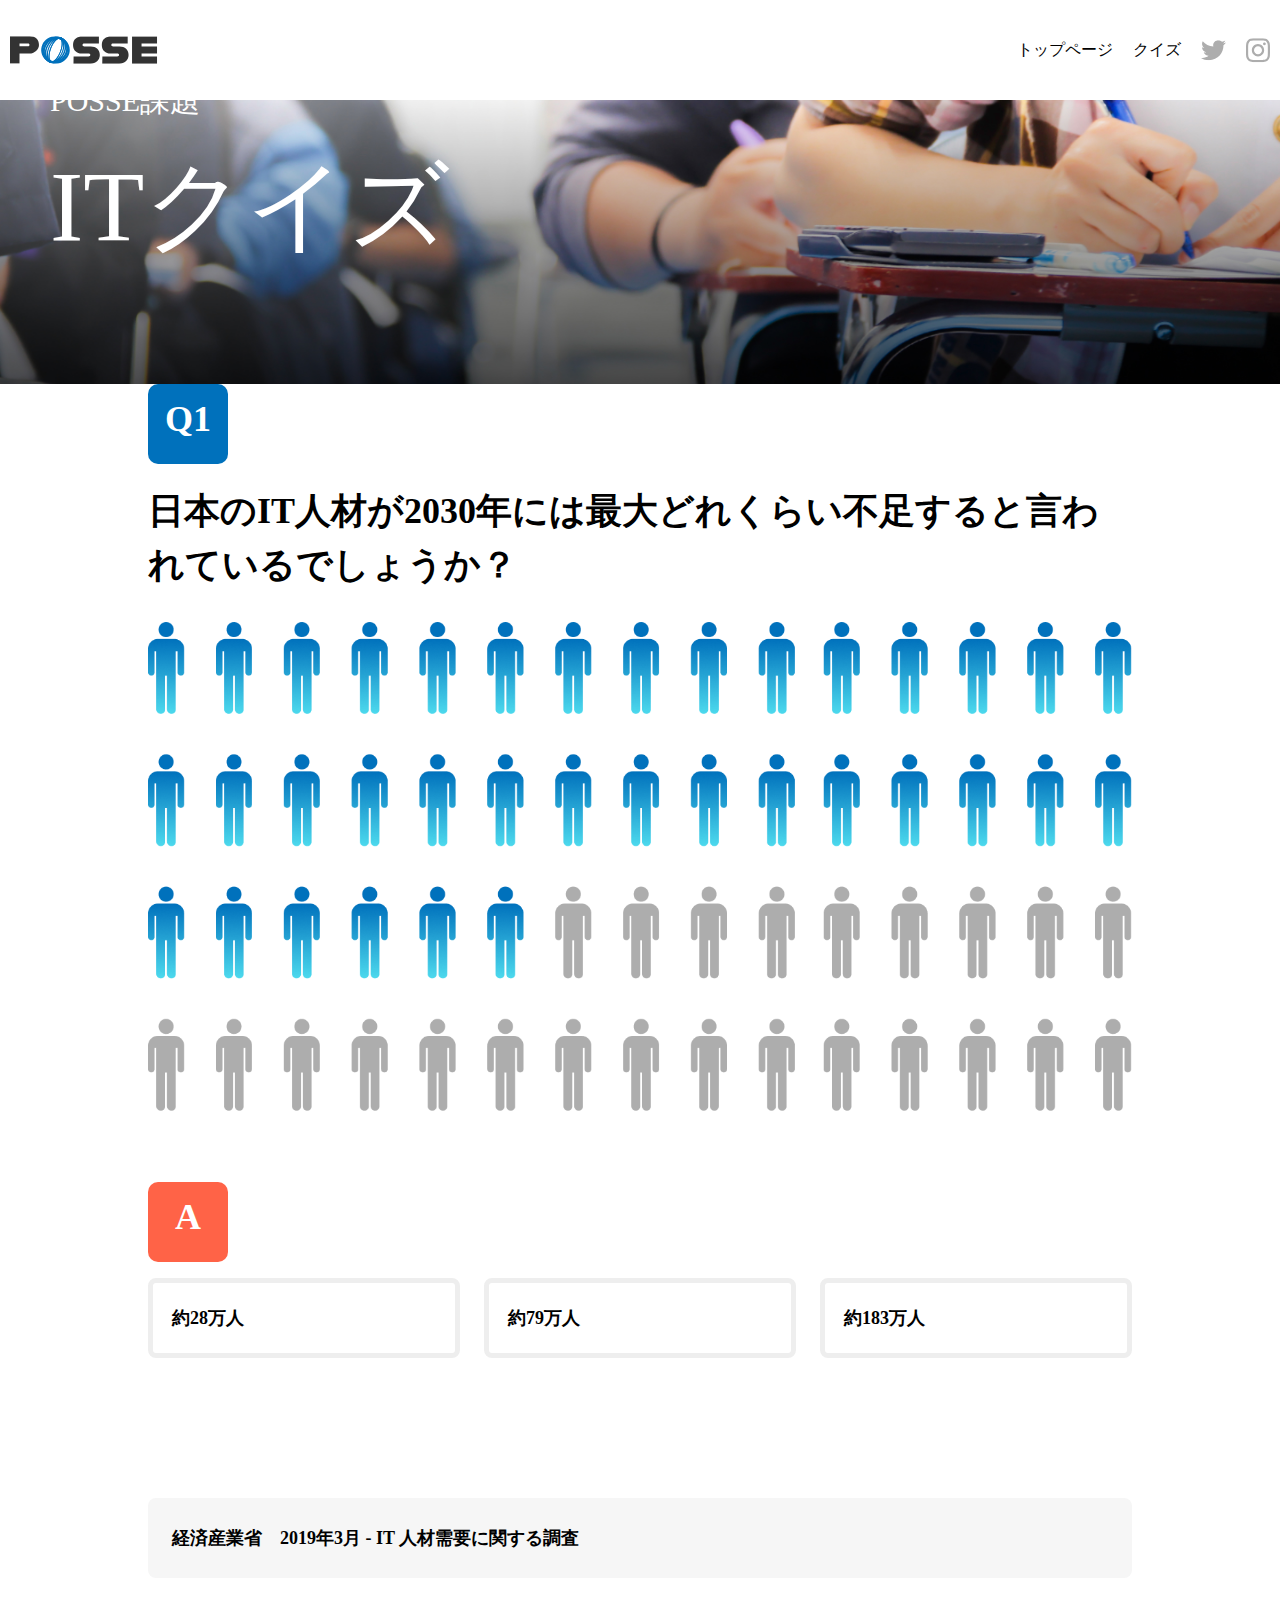
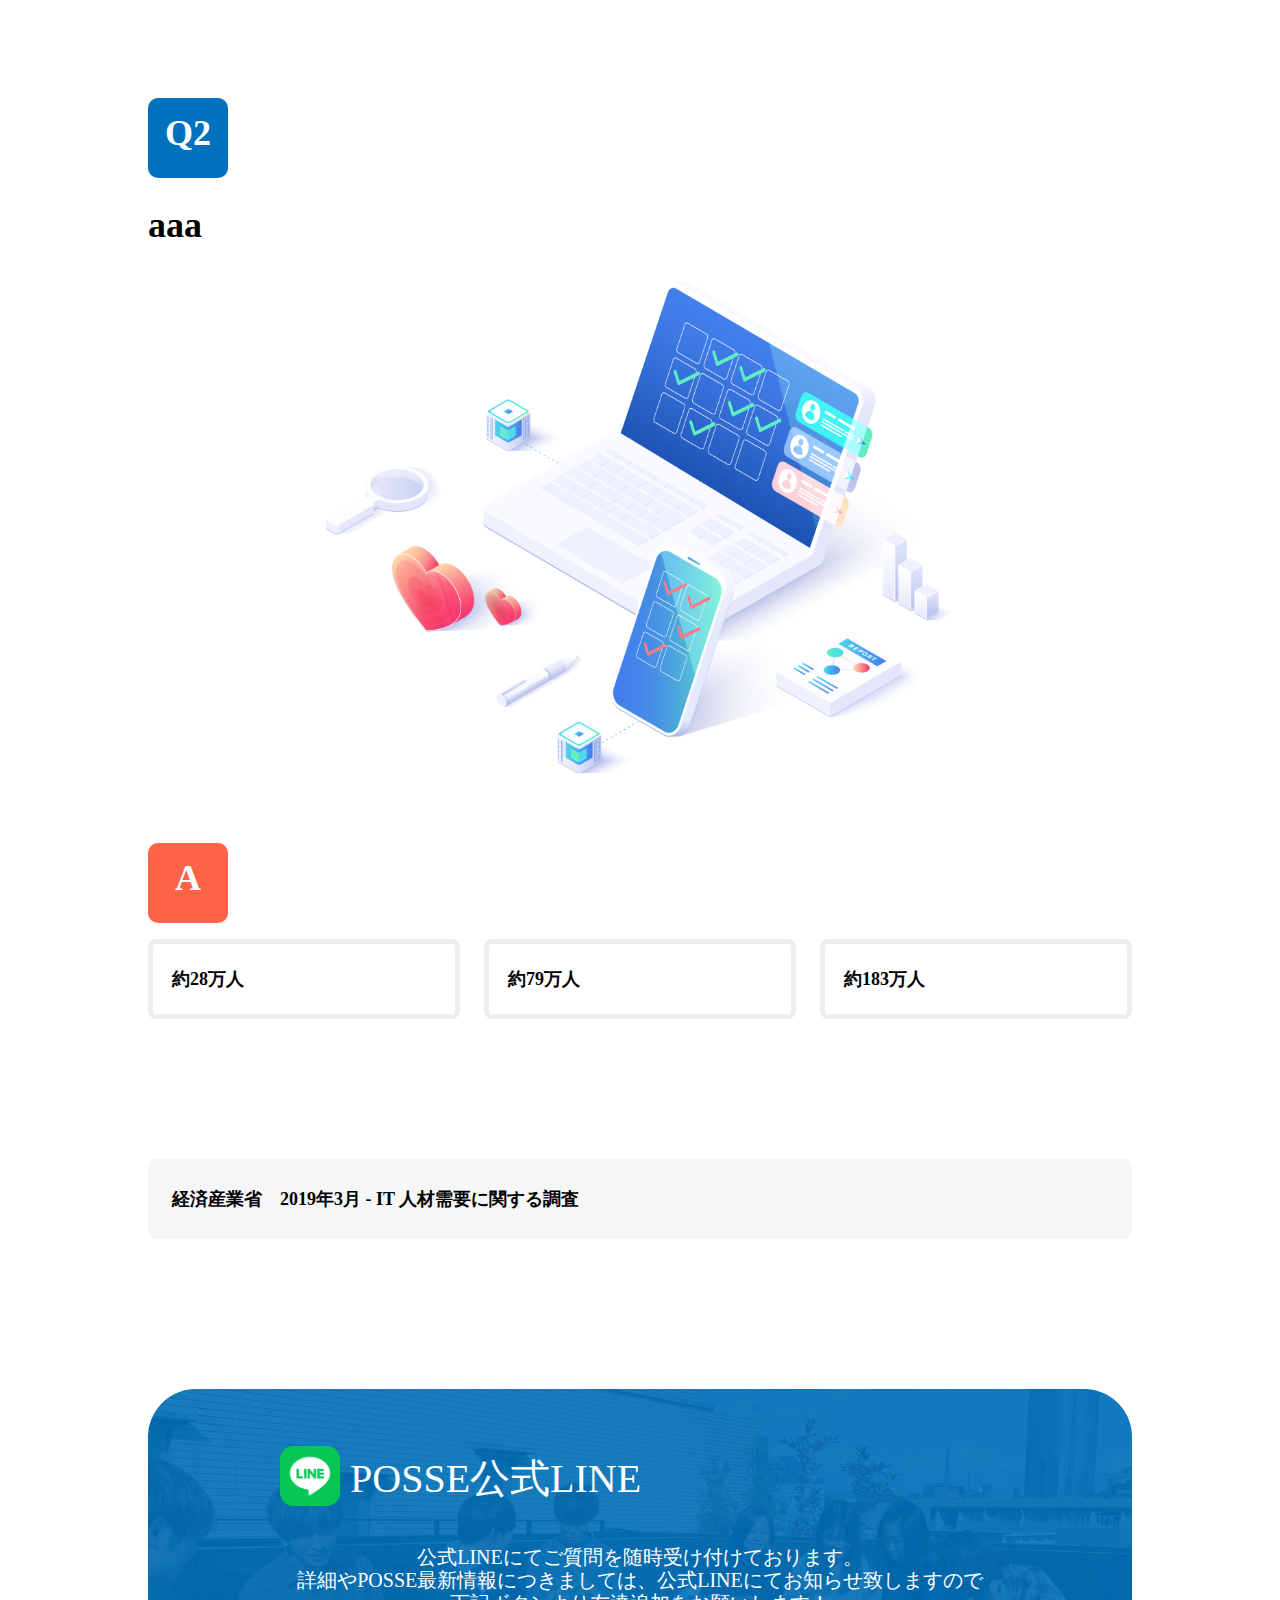
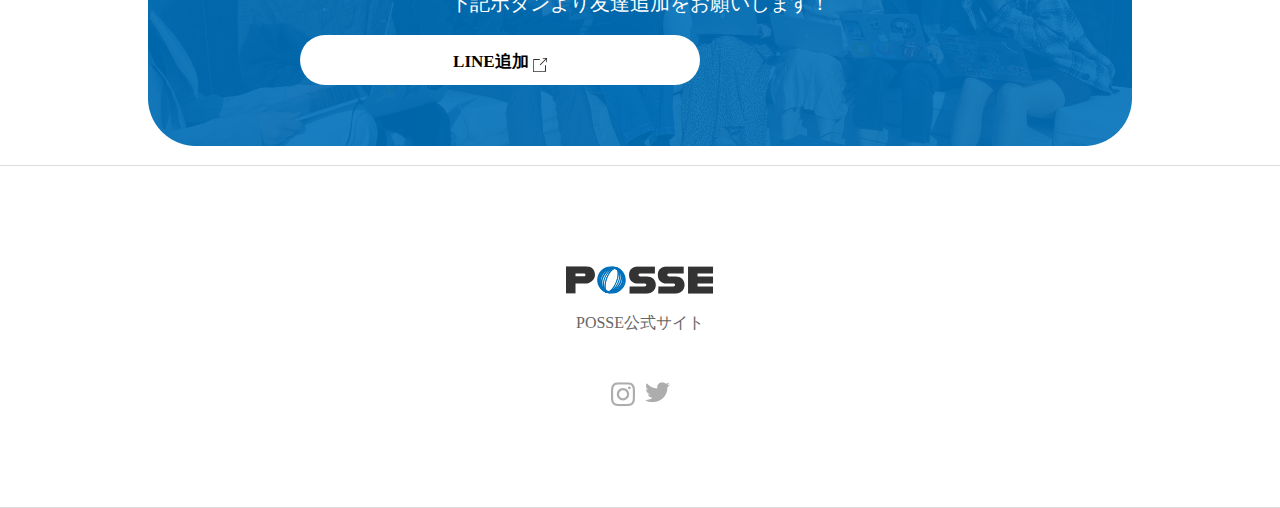
<file: quiz.html>
<!DOCTYPE html>
<html lang="ja">

<head>
  <meta charset="UTF-8">
  <meta http-equiv="X-UA-Compatible" content="IE=edge">
  <meta name="viewport" content="width=device-width, initial-scale=1.0">
  <link rel="stylesheet" href="reset.css">
  <link rel="stylesheet" href="style.css">
  <title>Document</title>
</head>

<body>
  <header>
    <div class="header-logo">
      <img src="./assets-ph1-website-main/img/logo.svg" alt="logo">
    </div>
    <ul class="header-link-box">
      <li><a href="toppage.html">トップページ</a></li>
      <li><a href="quiz.html"></a>クイズ</li>
      <li class="header-link-icon-box">
        <img src="./assets-ph1-website-main/img/icon/icon-twitter.svg" alt="">
        <img src="./assets-ph1-website-main/img/icon/icon-instagram.svg" alt="">
      </li>
    </ul>
  </header>
  <main>
    <div class="main-top-img">
      <img src="./assets-ph1-website-main/img/quiz/bg-hero.jpg" alt="机" width="100%">
    </div>
    <div class="main-top-text">
      <p class="textA">POSSE課題</p>
      <p class="textB">ITクイズ</p>
    </div>
    <section class="main-quiz" id="the_fire_in_the_storm js-flame">
      <div id="quiz js-quiz" data-quiz="0">
        <div class="question">
          <h2 class="question-box">
            <div class="question-letter-Q">Q1</div>
            <div class="question-text">
                日本のIT人材が2030年には最大どれくらい不足すると言われているでしょうか？
            </div>
          </h2>
          <div class="question-img">
            <img src="./assets-ph1-website-main/img/quiz/img-quiz01.png" alt="01" >
          </div>
        </div>
        <div class="answer">
          <div class="answer-letter-A">A</div>
          <ul class="choices">
            <li class="choice"><button class="btn js-answer" data-answer="0" >約28万人<i class="icon-arrow"></i></button></li>
            <li class="choice"><button class="btn js-answer" data-answer="1" >約79万人<i class="icon-arrow"></i></button></li>
            <li class="choice"><button class="btn js-answer" data-answer="2" >約183万人<i class="icon-arrow"></i></button></li>
            
          </ul>
          <div class="answer-correct js-answerBox ">
            <p class="answer-correct-title js-answerTitle"></p>
            <p class="answer-correct-content">
              <span class="labelA">A</span>
              <span class="js-answerText"></span>
            </p>
          </div>
        </div>
        <cite class="fref">
        経済産業省　2019年3月 - IT 人材需要に関する調査
        </cite>

      </div>
      <div class="quiz js-quiz" data-quiz="0">
        <div class="question">
          <h2 class="question-box">
            <div class="question-letter-Q">Q2</div>
            <div class="question-text">
                aaa
            </div>
          </h2>
          <div class="question-img">
            <img src="./assets-ph1-website-main/img/quiz/img-quiz02.png" alt="01" >
          </div>
        </div>
        <div class="answer">
          <div class="answer-letter-A">A</div>
          <ul class="choices">
            <li class="choice"><button class="btn js-answer" data-answer="0" >約28万人<i class="icon-arrow"></i></button></li>
            <li class="choice"><button class="btn js-answer" data-answer="1" >約79万人<i class="icon-arrow"></i></button></li>
            <li class="choice"><button class="btn js-answer" data-answer="2" >約183万人<i class="icon-arrow"></i></button></li>
            
          </ul>
          <div class="answer-correct js-answerBox ">
            
            <p class="answer-correct-title js-answerTitle"></p>
            <p class="answer-correct-content">
              <span class="labelA">A</span>
              <span class="js-answerText"></span>
            </p>
          </div>
        </div>
        <cite class="fref">
        経済産業省　2019年3月 - IT 人材需要に関する調査
        </cite>

      </div>

    </section>

    <div class="z">
      <div class="main-under-img">
        <img src="./assets-ph1-website-main/img/background.png" alt="背景">
      </div>
      <div class="under-title">
        <div class="main-under-img2">
          <img src="./assets-ph1-website-main/img/LINE_APP_iOS.png" alt="line" height="60px">
        </div>
        <h3>POSSE公式LINE</h3>
      </div>
      <p class="under-text">
        公式LINEにてご質問を随時受け付けております。<br>
        詳細やPOSSE最新情報につきましては、公式LINEにてお知らせ致しますので<br>下記ボタンより友達追加をお願いします！

      </p>
      <div class="line-link">
        <a href="https://line.me/R/ti/p/@651htnqp?from=page" class="love">LINE追加 <img src="./assets-ph1-website-main/img/icon-link.png" alt="a"></a>
      </div>

    </div>
    
    
    
  </main>

  <footer>
    <div class="logo-bottom">
      <img src="./assets-ph1-website-main/img/logo.svg" alt="logo">
    </div>
    <p class="aaa">POSSE公式サイト</p>
    <ul class="aa">
      <li>
        <img src="./assets-ph1-website-main/img/icon/icon-instagram.svg" alt="">
      </li>
      <li>
        <img src="./assets-ph1-website-main/img/icon/icon-twitter.svg" alt="">
      </li>
    </ul>
  </footer>
  <script src="quiz.js"></script>
</body>

</html>
</file>
<file: style.css>
/* Block */
html{
  overflow: auto;
}
img{
  max-width: 100%;
}
ul{
  list-style-type: none;
  margin-block-start: 0em;
  margin-block-end: 0em;
  padding-inline-start: 0px;
}
header{
  display: flex;
  position: fixed;
  width: 100%;
  justify-content: space-between;
  align-items: center;
  height: 100px;
  z-index: 5250000000;
}
.header-logo{
  margin-left: 10px;
}
.header-link-box{
  margin-right: 10px;
}
main{
  padding-top: 100px;
  
}
.main-quiz{
  margin: 0 auto;
  padding-top: 120px;
  max-width: 1032px;
  padding: 0 24px;
}
 
.question-letter-Q{
  height: 80px;
  width: 80px;
  border: 0.5px;
  background-color: #0071bc;
  border-radius: 10px;
  align-items: center;
  text-align: center;
  font-size: 36px;
  font-weight: bold;
  color: #ffff;
  margin-left: 0%;
  padding-top: 15px;
}

.question-text{
  font-size: 36px;
  font-weight: bold;
  line-height: 1.5;
  margin-top: 20px;
  display: block;
}

.quiz{
  padding-top: 120px;
  display: block;
}
.question-img{
  text-align: center;
  margin-top: 30px;
}
.answer{
  margin-top: 70px;
  height: 300px;
  margin-bottom: 10px;
}
.answer-letter-A{
  height: 80px;
  width: 80px;
  border: 0.5px;
  background-color: tomato;
  border-radius: 10px;
  align-items: center;
  text-align: center;
  font-size: 36px;
  font-weight: bold;
  color: #ffff;
  margin-left: 0%;
  padding-top: 15px;
}

.choices{
  -ms-grid-columns: (1fr)[3];
  display: -ms-grid;
  display: grid;
  gap: 24px;
  grid-template-columns: repeat(3, 1fr);
  margin-top: 16px;
}

.choice{
  height: 100px;
}

.btn{
  
  align-items: center;
  border: solid 5px #eee;
  border-radius: 8px;
  display: flex;
  font-size: 18px;
  font-weight: bold;
  line-height: 1.8;
  padding: 19px;
  text-align: left;
  width: 100%;
}
.btn.is-selected{
  background-color: #eff2f5;
  border-color: #0071bc;
}
.btn.is-selected.icon-arrow{
  display: none;
}
.btn.icon-arrow{
  font-size: 16px;
  margin-left: auto;
}
.btn:disabled .icon-arrow{
  display: none;
}







.answer-correct{
  background-color: #fff2f5;
  border-radius: 8px;
  display: none;
  margin-top: 16px;
  padding: 24px 40px;
}
.answer-correct.is-correct{
  display: block;
}
.answer-correct.is-incorrect{
  display: block;
  background-color: #eff2f5;
}
.answer-correct-title{
  letter-spacing: 0.05em;
}
.is-correct .answer-correct-title{
  color: crimson;
}
.is-incorrect .answer-correct-title{
  color: #0071bc;
}
.answer-correct-content{
  display: flex;
}
.btn.is-selected{
  background-color: #eff2f5;
  border-color: #0071bc;
}
.btn.is-selected .icon-arrow{
  display: none;
}





.fref{
  
  align-items: center;
  background-color: #f6f6f6;
  border-radius: 8px;
  display: block;
  display: flex;
  font-size: 18px;
  font-style: normal;
  font-weight: bold;
  gap: 16px;
  line-height: 1.8;
  margin-top: 16px;
  padding: 24px;
}
.answer-correct-content{
  margin-top: 10px;
  display: none;
}
/* Element */
/* header{

}
.header-logo{
  
} */ 
.header-link-box{
  display: flex;
  gap: 20px;
  align-items: center;
  
}
.header-link-icon-box{
  display: flex;
  gap: 20px;
}
/* main{

}
.main-top-img{

} */
.main-top-text{
  position: absolute;
  margin-top: -300px;
  margin-left: 50px;
  max-width: 100%;
  height: auto;

}



.quwstion-letter-Q{
  width: 50px;
  height: 50px;
  background-color: dodgerblue;
}

header{
  background-color: #ffff;
}

.main-top-text{
  color: #ffff;
}
.textA{
  font-size: 30px;
  padding: auto;
}
.textB{
  font-size: 100px;
  margin-top: 30px;
  padding: auto;
}

/* fotter */

.z{
  text-align: center;
  justify-content: center;
}


  .main-under-img{
    margin-top: 150px;
    text-align: center;
    
 }
 
 footer{
   margin-top: 150px;
   text-align: center;
   border-top: solid 1px #dcdcdc;
   border-bottom: solid 1px #dcdcdc;
 }
 
 .main-under-img2{
   position: absolute;
   margin-top: -300px;
   margin-left: 280px;
   
   
   }
    h3{
     font-size: 40px;
     color: #FFFFFF;
     position: absolute;
     margin-top: -290px;
     text-align: center;
     margin-left: 350px;
    }
 
    .under-text{
     margin-top: -200px;
     color: #FFFFFF;
     font-size: 20px;
     text-align: center;
    }
 
    .line-link{
     width: 400px;
     height: 50px;
     background-color: #FFFFFF;
     position: absolute;
     text-align: center;
     margin-left: 300px;
     font-weight: bold;
     font-size: 17px;
     border-radius: 50px;
     padding: 17px;
     margin-top: 20px;
   }
 
    .line-link>img{
     padding-left: 110px;
     position: absolute;
    }
  
 .logo-bottom{
   margin-top: 100px;
   margin-bottom: 20px;
 }
 
 .aaa{
   color: #666;
 }
 
 .aa{
   display: flex;
   gap: 10px;
   justify-content: center;
   
   padding: 0;
   margin-bottom: 100px;
   margin-top: 50px;
 }
</file>
